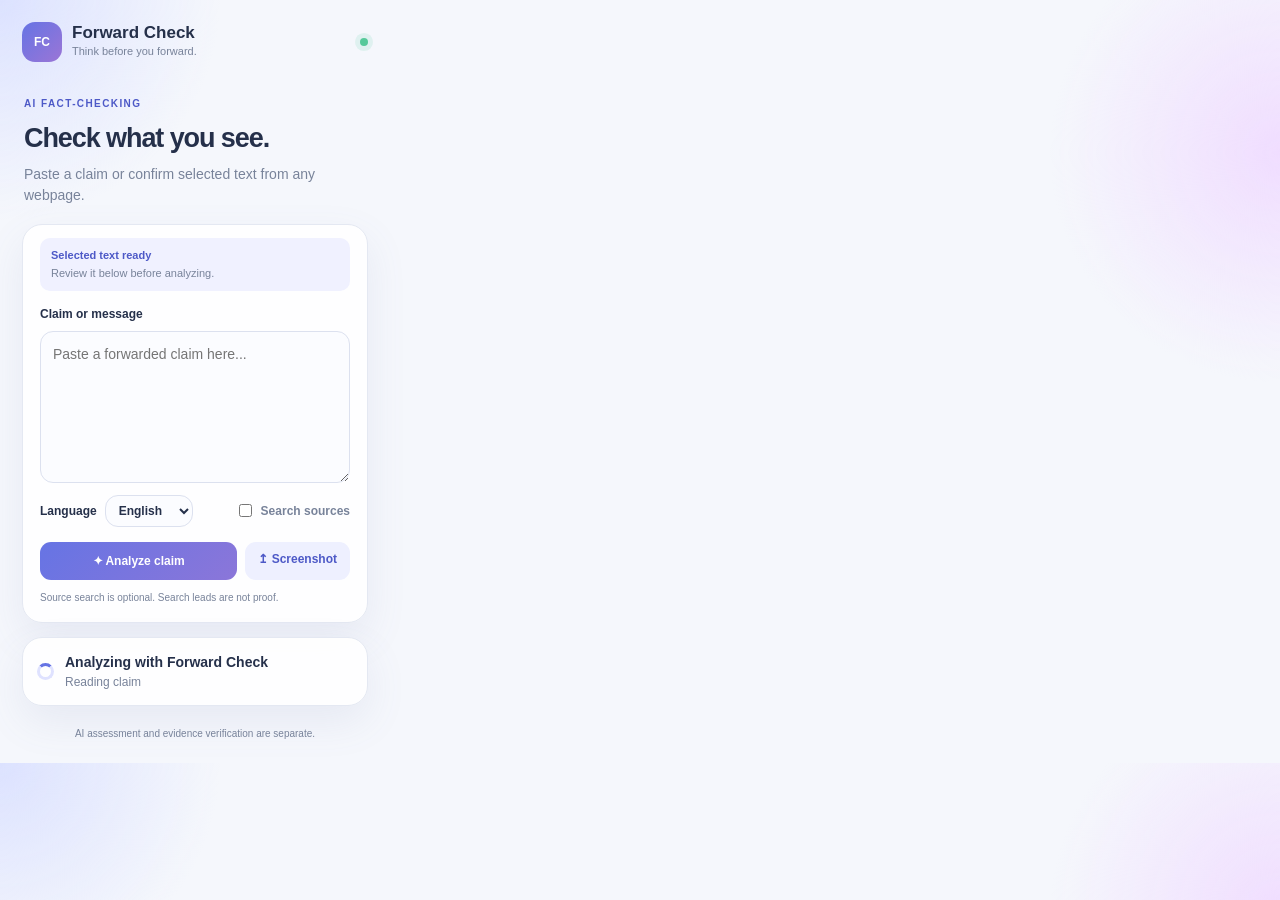
<file: chrome-extension/popup.html>
<!doctype html>
<html lang="en">
<head>
    <meta charset="utf-8">
    <meta name="viewport" content="width=device-width, initial-scale=1">
    <title>Forward Check</title>
    <link rel="stylesheet" href="popup.css">
</head>
<body>
    <main class="app-shell">
        <header class="brand-row">
            <div class="brand-mark" aria-hidden="true">FC</div>
            <div>
                <h1>Forward Check</h1>
                <p>Think before you forward.</p>
            </div>
            <span class="status-dot" title="Local Flask connection"></span>
        </header>

        <section class="intro">
            <span class="eyebrow">AI FACT-CHECKING</span>
            <h2>Check what you see.</h2>
            <p>Paste a claim or confirm selected text from any webpage.</p>
        </section>

        <section class="card input-card">
            <div id="selection-note" class="selection-note" hidden>
                <strong>Selected text ready</strong>
                <span>Review it below before analyzing.</span>
            </div>
            <label for="claim-text">Claim or message</label>
            <textarea id="claim-text" maxlength="10000" rows="6"
                placeholder="Paste a forwarded claim here..."></textarea>
            <div class="input-row">
                <label class="select-label" for="language">
                    <span>Language</span>
                    <select id="language">
                        <option value="en">English</option>
                        <option value="hi">हिंदी</option>
                        <option value="hinglish">Hinglish</option>
                    </select>
                </label>
                <label class="toggle-label">
                    <input id="source-search" type="checkbox">
                    <span>Search sources</span>
                </label>
            </div>
            <div class="button-row">
                <button id="analyze" class="primary" type="button">✦ Analyze claim</button>
                <label class="upload-button" for="screenshot">↥ Screenshot</label>
                <input id="screenshot" type="file" accept="image/png,image/jpeg,image/webp">
            </div>
            <p class="hint">Source search is optional. Search leads are not proof.</p>
        </section>

        <section id="progress" class="card progress-card" hidden aria-live="polite">
            <span class="spinner" aria-hidden="true"></span>
            <div><strong id="progress-title">Analyzing with Forward Check</strong><p id="progress-detail">Reading claim</p></div>
        </section>

        <section id="error" class="error-card" hidden role="alert">
            <strong>Something went wrong</strong>
            <p id="error-message"></p>
            <button id="retry" type="button">Try again</button>
        </section>

        <section id="results" hidden>
            <div class="result-heading">
                <div><span class="eyebrow">REPORT</span><h2>Your claim review</h2></div>
                <button id="copy" class="icon-button" type="button">Copy</button>
            </div>
            <div id="report" class="report-stack"></div>
            <button id="new-check" class="secondary" type="button">← Check another claim</button>
        </section>

        <footer>AI assessment and evidence verification are separate.</footer>
    </main>
    <script src="popup.js"></script>
</body>
</html>
</file>
<file: chrome-extension/popup.css>
:root {
    --ink: #25304a;
    --muted: #78839a;
    --purple: #6674e4;
    --purple-dark: #4d59c7;
    --line: #e4e8f2;
    --bg: #f5f7fc;
    --card: rgba(255, 255, 255, .92);
}

* { box-sizing: border-box; }

body {
    width: 390px;
    min-width: 320px;
    min-height: 520px;
    margin: 0;
    color: var(--ink);
    background:
        radial-gradient(circle at 0 0, #dce2ff, transparent 220px),
        radial-gradient(circle at 100% 20%, #f0ddff, transparent 230px),
        var(--bg);
    font: 14px/1.5 "Segoe UI", "Noto Sans", Arial, sans-serif;
}

.app-shell { padding: 22px; }
.brand-row, .result-heading, .input-row, .button-row { display: flex; align-items: center; }
.brand-row { gap: 10px; }
.brand-mark {
    display: grid; width: 40px; height: 40px; place-items: center;
    color: white; background: linear-gradient(135deg, #6674e4, #9b75d6);
    border-radius: 13px; font-size: 12px; font-weight: 800;
}
h1, h2, p { margin: 0; }
.brand-row h1 { font-size: 17px; line-height: 1.1; }
.brand-row p { color: var(--muted); font-size: 11px; }
.status-dot { width: 8px; height: 8px; margin-left: auto; background: #56c99a; border-radius: 50%; box-shadow: 0 0 0 5px #56c99a22; }
.intro { padding: 30px 2px 18px; }
.eyebrow { color: var(--purple-dark); font-size: 10px; font-weight: 800; letter-spacing: .14em; }
.intro h2, .result-heading h2 { margin-top: 5px; font-size: 27px; letter-spacing: -.04em; }
.intro p { margin-top: 5px; color: var(--muted); }
.card, .error-card { background: var(--card); border: 1px solid var(--line); border-radius: 20px; box-shadow: 0 16px 40px #6773a31a; }
.input-card { padding: 17px; }
label { color: var(--ink); font-size: 12px; font-weight: 700; }
textarea, select {
    width: 100%; color: var(--ink); background: #fbfcff; border: 1px solid #dce1ef;
    border-radius: 13px; font: inherit;
}
textarea { display: block; min-height: 125px; margin: 7px 0 12px; padding: 12px; resize: vertical; }
textarea:focus, select:focus { border-color: #8490ee; box-shadow: 0 0 0 3px #8490ee25; outline: none; }
.input-row { justify-content: space-between; gap: 12px; }
.select-label { display: flex; align-items: center; gap: 8px; }
select { width: auto; padding: 7px 9px; }
.toggle-label { display: flex; align-items: center; gap: 6px; color: var(--muted); }
.toggle-label input { accent-color: var(--purple); }
.button-row { gap: 8px; margin-top: 15px; }
button, .upload-button {
    min-height: 38px; padding: 8px 13px; border: 0; border-radius: 11px;
    cursor: pointer; font: inherit; font-size: 12px; font-weight: 800;
}
.primary { flex: 1; color: white; background: linear-gradient(135deg, #6674e4, #8b76d9); }
.upload-button, .secondary, .icon-button { color: var(--purple-dark); background: #eef0ff; }
#screenshot { display: none; }
.hint { margin-top: 10px; color: var(--muted); font-size: 10px; }
.selection-note { display: grid; gap: 2px; margin: -4px 0 12px; padding: 9px 11px; color: var(--purple-dark); background: #f0f1ff; border-radius: 10px; font-size: 11px; }
.selection-note span { color: var(--muted); }
.progress-card { display: flex; gap: 11px; align-items: center; margin-top: 14px; padding: 14px; }
.progress-card p { color: var(--muted); font-size: 12px; }
.spinner { width: 17px; height: 17px; flex: 0 0 auto; border: 3px solid #dfe2ff; border-top-color: var(--purple); border-radius: 50%; animation: spin .8s linear infinite; }
.error-card { margin-top: 14px; padding: 15px; color: #983f60; background: #fff5f8; border-color: #f2d5df; }
.error-card p { margin: 4px 0 9px; font-size: 12px; }
.error-card button { color: #983f60; background: #ffe4ed; }
#results { margin-top: 22px; }
.result-heading { justify-content: space-between; margin-bottom: 14px; }
.result-heading h2 { font-size: 23px; }
.icon-button { min-height: 32px; padding: 6px 10px; }
.report-stack { display: grid; gap: 10px; }
.report-card { padding: 14px; background: #fbfcff; border: 1px solid var(--line); border-radius: 15px; }
.report-card.ai { background: linear-gradient(135deg, #f1f2ff, #faf7ff); border-color: #e0e2fb; }
.report-card.evidence { background: #f7fbfa; border-color: #dceee9; }
.report-label { color: var(--purple-dark); font-size: 10px; font-weight: 800; letter-spacing: .08em; text-transform: uppercase; }
.report-card h3 { margin: 5px 0 0; font-size: 20px; line-height: 1.3; }
.report-card p { margin-top: 6px; color: var(--muted); font-size: 12px; }
.source-link { display: block; margin-top: 8px; color: var(--purple-dark); font-size: 12px; font-weight: 700; overflow-wrap: anywhere; }
.meta { margin-top: 9px; color: var(--muted); font-size: 10px; }
.secondary { width: 100%; margin-top: 14px; }
footer { margin-top: 20px; color: var(--muted); font-size: 10px; text-align: center; }
@keyframes spin { to { transform: rotate(360deg); } }
@media (max-width: 390px) { body { width: 100%; } .app-shell { padding: 16px; } .input-row { align-items: flex-start; flex-direction: column; } }
@media (prefers-reduced-motion: reduce) { *, *::before, *::after { animation: none !important; transition: none !important; } }
</file>
